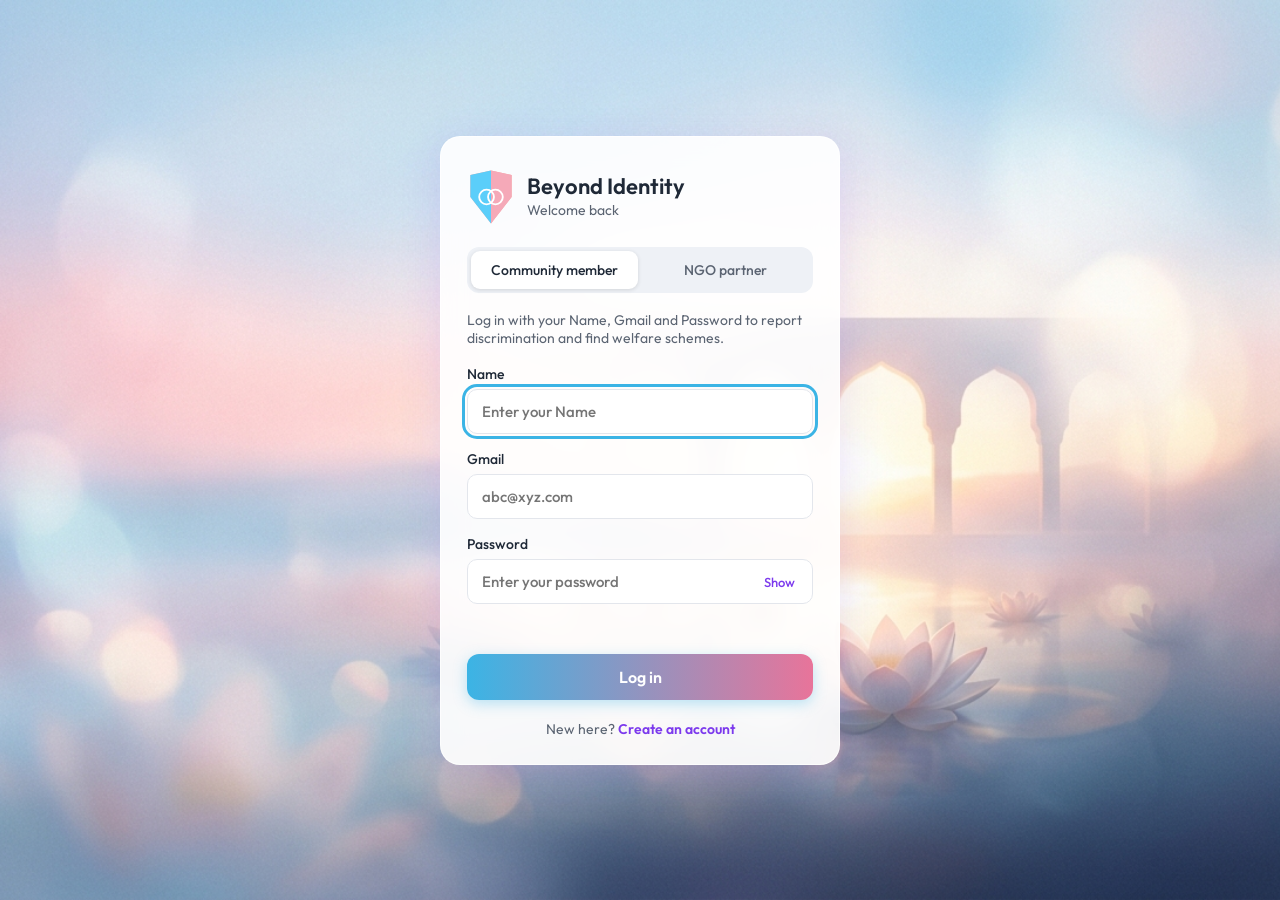
<file: app/static/login.html>
<!DOCTYPE html>
<html lang="en">
<head>
<meta charset="UTF-8">
<meta name="viewport" content="width=device-width, initial-scale=1">
<title>Beyond Identity - Log in</title>
<link rel="preconnect" href="https://fonts.googleapis.com">
<link rel="preconnect" href="https://fonts.gstatic.com" crossorigin>
<link href="https://fonts.googleapis.com/css2?family=Outfit:wght@400;500;600&display=swap" rel="stylesheet">
<style>
  :root {
    --ink: #1F2937;
    --muted: #5B6472;
    --blue: #3BB4E5;
    --pink: #E8749A;
    --purple: #7C3AED;
    --line: #E3E6EC;
  }
  * { box-sizing: border-box; }
  body {
    margin: 0;
    min-height: 100vh;
    display: grid;
    place-items: center;
    padding: 24px 16px;
    font-family: "Outfit", system-ui, -apple-system, "Segoe UI", sans-serif;
    color: var(--ink);
    background: url("bg.webp") center / cover no-repeat fixed;
  }
  .card {
    width: 100%;
    max-width: 400px;
    padding: 32px 26px 26px;
    background: rgba(255, 255, 255, 0.90);
    backdrop-filter: blur(12px);
    -webkit-backdrop-filter: blur(12px);
    border: 1px solid rgba(255, 255, 255, 0.7);
    border-radius: 20px;
    box-shadow: 0 10px 40px rgba(124, 58, 237, 0.15);
  }
  .brand { display: flex; align-items: center; gap: 12px; margin-bottom: 22px; }
  .brand svg { flex: none; }
  .brand h1 { margin: 0; font-size: 22px; font-weight: 600; line-height: 1.1; }
  .brand p { margin: 2px 0 0; font-size: 14px; color: var(--muted); }
  .roles {
    display: grid;
    grid-template-columns: 1fr 1fr;
    gap: 4px;
    padding: 4px;
    margin-bottom: 18px;
    background: #EEF1F6;
    border-radius: 12px;
  }
  .roles button {
    padding: 10px 8px;
    border: 0;
    border-radius: 9px;
    background: transparent;
    font: inherit;
    font-size: 14px;
    font-weight: 500;
    color: var(--muted);
    cursor: pointer;
    transition: background .2s, color .2s;
  }
  .roles button[aria-pressed="true"] {
    background: #fff;
    color: var(--ink);
    box-shadow: 0 1px 4px rgba(0, 0, 0, 0.12);
  }
  .hint { margin: 0 0 18px; font-size: 14px; color: var(--muted); min-height: 21px; }
  label { display: block; margin-bottom: 16px; font-size: 14px; font-weight: 500; }
  input {
    display: block;
    width: 100%;
    margin-top: 6px;
    padding: 12px 14px;
    border: 1px solid var(--line);
    border-radius: 10px;
    background: #fff;
    font: inherit;
    font-size: 15px;
    color: var(--ink);
    transition: border-color .2s, box-shadow .2s;
  }
  input:focus-visible, button:focus-visible {
    outline: 3px solid var(--blue);
    outline-offset: 2px;
  }
  .pw { position: relative; }
  .pw input { padding-right: 64px; }
  .pw button {
    position: absolute;
    right: 8px;
    bottom: 8px;
    padding: 6px 10px;
    border: 0;
    border-radius: 8px;
    background: transparent;
    font: inherit;
    font-size: 13px;
    color: var(--purple);
    cursor: pointer;
  }
  .success-banner {
    display: none;
    background: #F0FDF4;
    border: 1px solid #BBF7D0;
    color: #15803D;
    border-radius: 10px;
    padding: 10px 14px;
    font-size: 14px;
    margin-bottom: 16px;
    line-height: 1.4;
  }
  .error {
    min-height: 20px;
    margin: 0 0 14px;
    font-size: 14px;
    color: #B42318;
    line-height: 1.45;
  }
  .submit {
    width: 100%;
    padding: 13px;
    border: 0;
    border-radius: 12px;
    background: linear-gradient(90deg, var(--blue), var(--pink));
    font: inherit;
    font-size: 16px;
    font-weight: 600;
    color: #fff;
    cursor: pointer;
    box-shadow: 0 4px 14px rgba(59, 180, 229, 0.35);
    transition: filter 0.15s, opacity 0.15s, transform 0.15s;
  }
  .submit:hover { filter: brightness(1.05); transform: translateY(-1px); }
  .submit:disabled { opacity: 0.7; cursor: not-allowed; transform: none; }
  .foot { margin: 20px 0 0; text-align: center; font-size: 14px; color: var(--muted); }
  .foot a { color: var(--purple); font-weight: 600; text-decoration: none; }
  .foot a:hover { text-decoration: underline; }
  
  .resend-btn {
    display: inline-flex;
    align-items: center;
    gap: 4px;
    margin-top: 8px;
    background: #B42318;
    color: #fff !important;
    border: 0;
    border-radius: 6px;
    padding: 7px 14px;
    font-size: 12px;
    font-weight: 600;
    cursor: pointer;
    text-decoration: none !important;
  }
  .resend-btn:hover { background: #91180F; }

  @media (prefers-reduced-motion: reduce) { * { transition: none !important; } }
</style>
</head>
<body>
  <main class="card">
    <div class="brand">
      <svg width="48" height="56" viewBox="-30 -38 60 76" role="img" aria-label="Beyond Identity shield">
        <path d="M-28,-30L0,-36L28,-30V0L0,36L-28,0Z" fill="#F4A6A0"/>
        <path d="M-28,-30L0,-36V36L-28,0Z" fill="#5BCEFA"/>
        <path d="M0,-36L28,-30V0L0,36Z" fill="#F5A9B8"/>
        <circle cx="-6" cy="0" r="10" fill="none" stroke="#fff" stroke-width="2.5"/>
        <circle cx="6" cy="0" r="10" fill="none" stroke="#fff" stroke-width="2.5"/>
      </svg>
      <div>
        <h1>Beyond Identity</h1>
        <p>Welcome back</p>
      </div>
    </div>

    <!-- Role Switcher -->
    <div class="roles" role="group" aria-label="Log in as">
      <button type="button" data-role="community" aria-pressed="true">Community member</button>
      <button type="button" data-role="ngo" aria-pressed="false">NGO partner</button>
    </div>
    <p class="hint" id="hint"></p>

    <!-- Success Feedback (e.g., after verifying email link) -->
    <div class="success-banner" id="successBanner"></div>

    <!-- Username, Gmail & Password Login Form -->
    <form id="loginForm" novalidate>
      <label for="loginName">Name
        <input 
          type="text" 
          id="loginName" 
          autocomplete="name" 
          placeholder="Enter your Name" 
          required 
          autofocus
        >
      </label>

      <label for="loginEmail">Gmail
        <input 
          type="email" 
          id="loginEmail" 
          autocomplete="email" 
          placeholder="abc@xyz.com" 
          required
        >
      </label>

      <label class="pw" for="password">Password
        <input 
          type="password" 
          id="password" 
          autocomplete="current-password" 
          placeholder="Enter your password" 
          required
        >
        <button type="button" id="togglePw" aria-label="Show password">Show</button>
      </label>

      <div class="error" id="error" role="alert"></div>

      <button class="submit" id="submitBtn" type="submit">Log in</button>
    </form>

    <p class="foot">New here? <a href="register.html">Create an account</a></p>
  </main>

<script>
  // Smart API Base: Works seamlessly on http://localhost:8000 and http://localhost:5500
  const API_BASE = window.location.port === "8000" ? "" : "http://127.0.0.1:8000";
  const API_URL = `${API_BASE}/auth/login`;

  const hints = {
    community: "Log in with your Name, Gmail and Password to report discrimination and find welfare schemes.",
    ngo: "Log in with your Name, Gmail and Password to manage verified support listings."
  };

  let role = "community";
  const hint = document.getElementById("hint");
  const error = document.getElementById("error");
  const successBanner = document.getElementById("successBanner");
  const nameInput = document.getElementById("loginName");
  const emailInput = document.getElementById("loginEmail");
  const pw = document.getElementById("password");
  const submitBtn = document.getElementById("submitBtn");

  hint.textContent = hints[role];

  // 1. Check URL parameters (?registered=1, ?email=..., ?name=...)
  const queryParams = new URLSearchParams(window.location.search);
  if (queryParams.get("registered") === "1") {
    successBanner.textContent = "🎉 Account created successfully! Please sign in with your Name, Gmail and Password.";
    successBanner.style.display = "block";
  }

  if (queryParams.get("name")) {
    nameInput.value = queryParams.get("name");
  }
  if (queryParams.get("email") || queryParams.get("username")) {
    emailInput.value = queryParams.get("email") || queryParams.get("username");
    pw.focus();
  }

  // Role toggle
  document.querySelectorAll(".roles button").forEach(btn => {
    btn.addEventListener("click", () => {
      role = btn.dataset.role;
      document.querySelectorAll(".roles button").forEach(b =>
        b.setAttribute("aria-pressed", b === btn ? "true" : "false"));
      hint.textContent = hints[role];
      error.innerHTML = "";
    });
  });

  // Password visibility toggle
  document.getElementById("togglePw").addEventListener("click", e => {
    const show = pw.type === "password";
    pw.type = show ? "text" : "password";
    e.target.textContent = show ? "Hide" : "Show";
    e.target.setAttribute("aria-label", show ? "Hide password" : "Show password");
  });

  // Form submission: Name, Gmail & Password Login
  document.getElementById("loginForm").addEventListener("submit", async e => {
    e.preventDefault();
    const nameVal = nameInput.value.trim();
    const emailVal = emailInput.value.trim().toLowerCase();
    const password = pw.value;

    const emailRegex = /^[^\s@]+@[^\s@]+\.[^\s@]+$/;

    if (!nameVal || !emailVal || !password || !emailRegex.test(emailVal)) {
      error.textContent = "Name, Gmail ya password galat hai";
      return;
    }

    error.innerHTML = "";
    submitBtn.disabled = true;
    submitBtn.textContent = "Logging in...";

    try {
      const res = await fetch(API_URL, {
        method: "POST",
        headers: { "Content-Type": "application/json" },
        body: JSON.stringify({
          name: nameVal,
          email: emailVal,
          username: emailVal,
          identifier: emailVal,
          password: password,
          role: role
        })
      });
      const data = await res.json().catch(() => ({}));

      if (!res.ok) {
        error.textContent = "Name, Gmail ya password galat hai";
        return;
      }

      // Success: Save token & user details in localStorage (persistent across refreshes)
      localStorage.setItem("token", data.access_token);
      localStorage.setItem("bi_token", data.access_token);
      
      const userRole = (data.user && data.user.role) ? data.user.role : (role === "ngo" ? "verifier" : "user");
      localStorage.setItem("bi_role", userRole);
      
      if (data.user) {
        localStorage.setItem("bi_user", JSON.stringify(data.user));
      }

      // Check if user has chosen "Don't show again" for the overview tour
      const skipOverview = localStorage.getItem("bi_skip_overview") === "true";
      if (skipOverview) {
        window.location.href = userRole === "verifier" ? "ngo-dashboard.html" : "dashboard.html";
      } else {
        window.location.href = "welcome.html";
      }
    } catch {
      error.textContent = "Name, Gmail ya password galat hai";
    } finally {
      submitBtn.disabled = false;
      submitBtn.textContent = "Log in";
    }
  });
</script>
</body>
</html>
</file>
